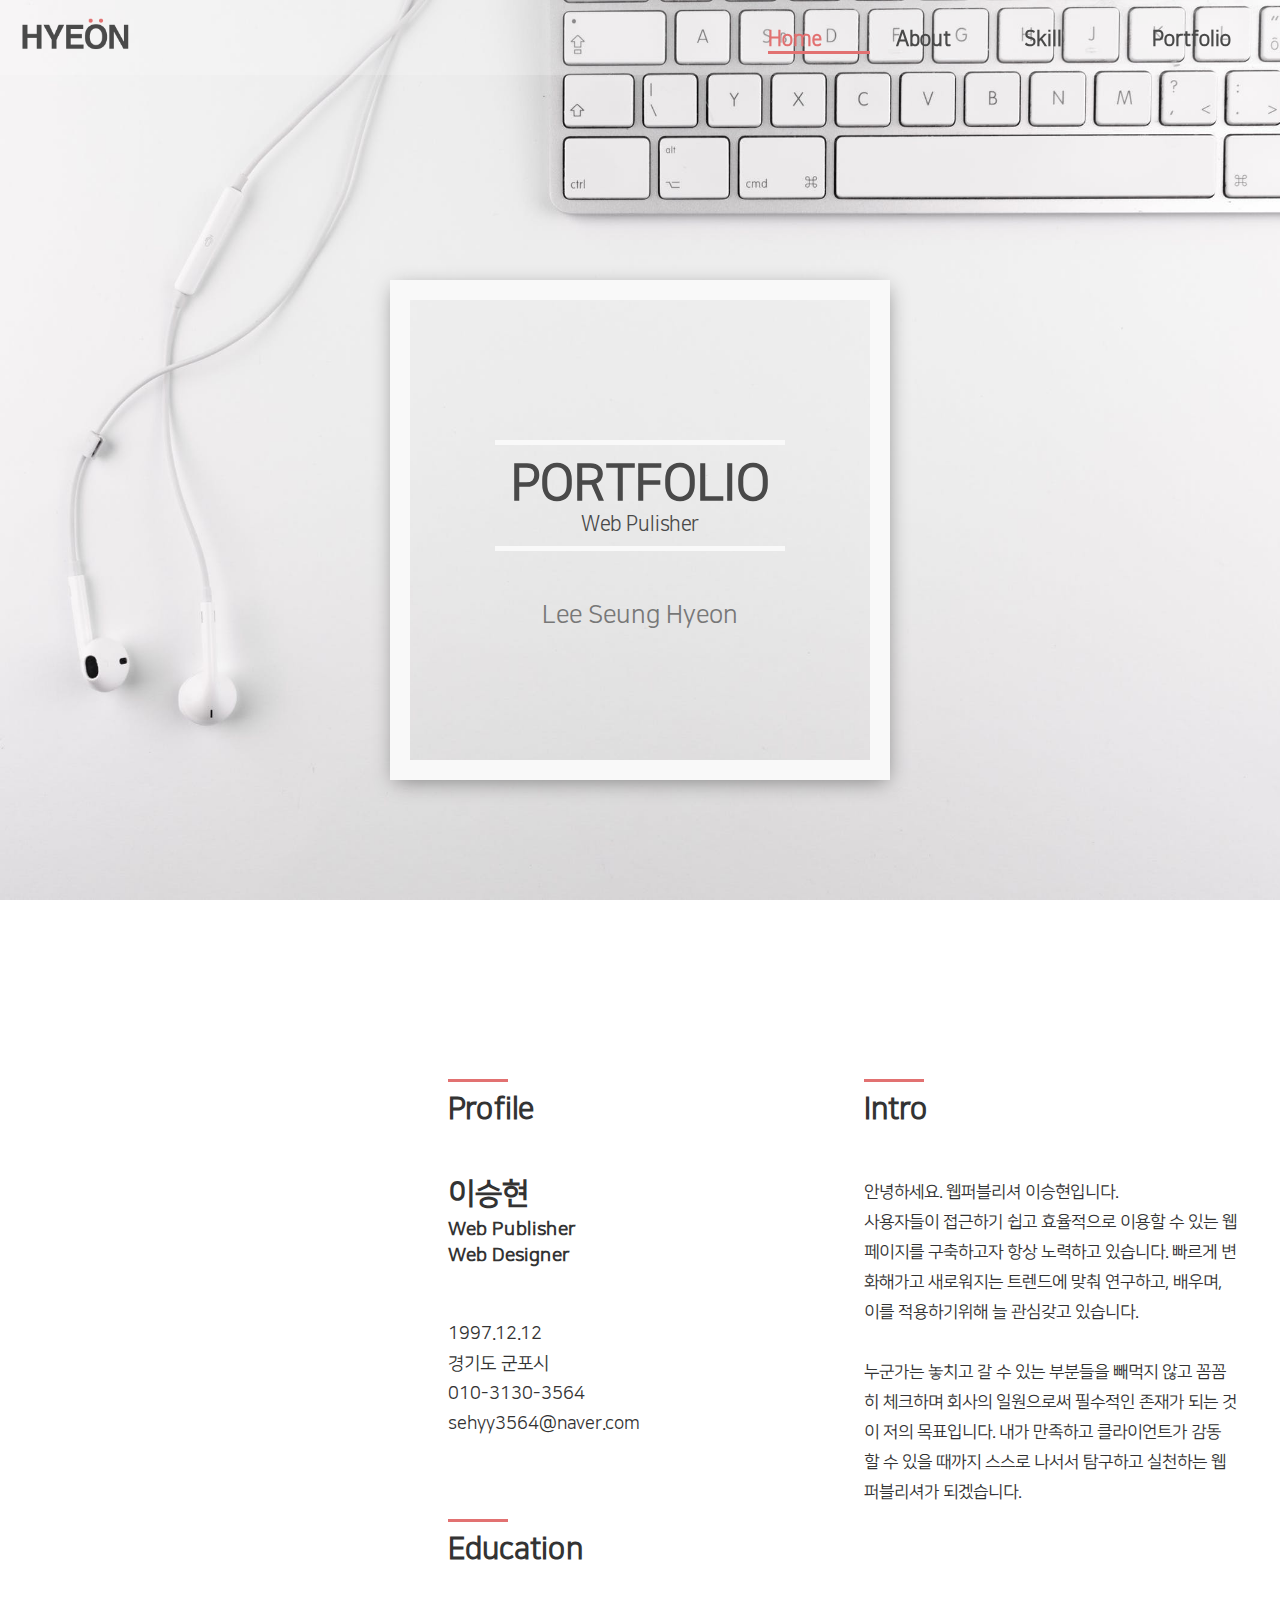
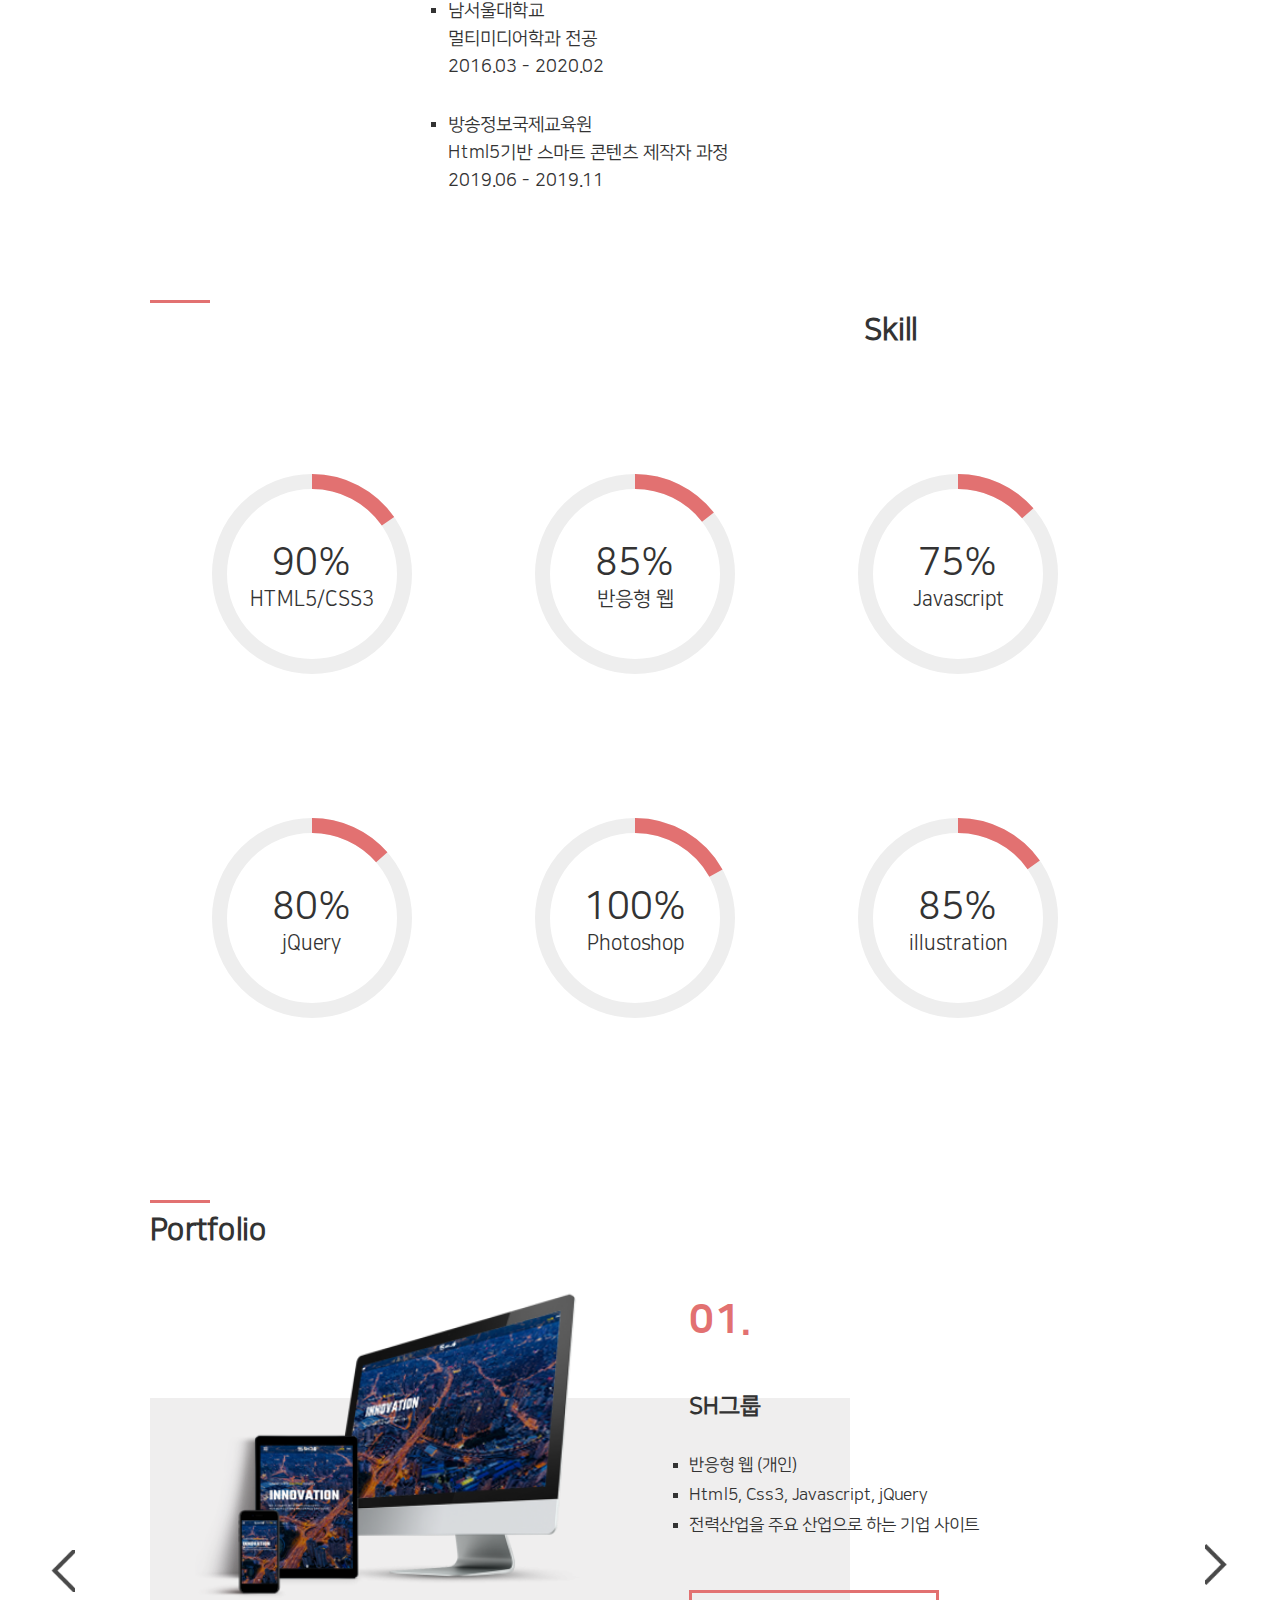
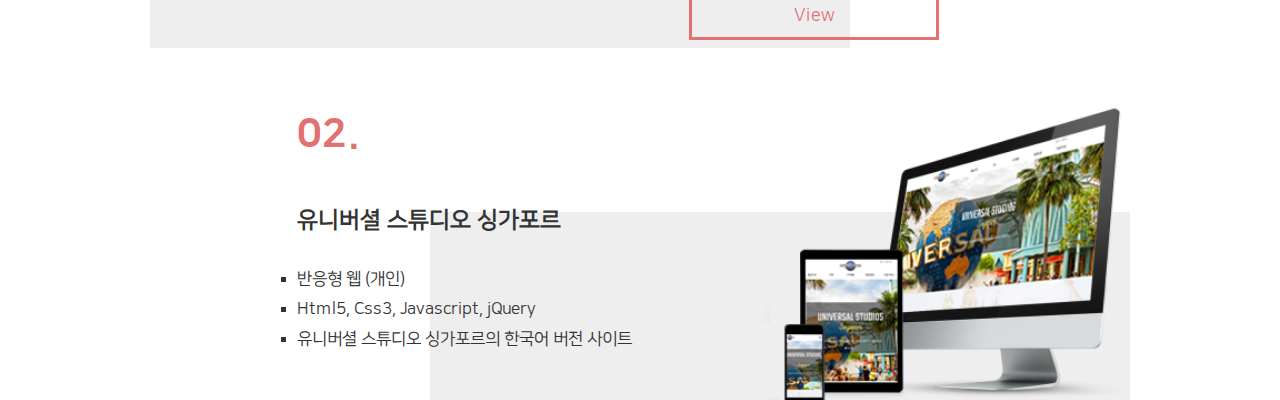
<file: index.html>
<!DOCTYPE html>
<html lang="ko">
<head>
    <meta charset="UTF-8">
    <title>이승현 포트폴리오</title>
    <meta name="viewport" content="width=device-width, initial-scale=1.0">
    <link rel="stylesheet" href="css/index.css">
    <link rel="stylesheet" href="css/animate.css">
    <script src="js/prefixfree.min.js"></script>
    <script src="js/jquery-3.4.1.min.js"></script>
    <script src="js/wow.min.js"></script>
    <script>
        new WOW(). init();
    </script>
    
       
       
       <script>
        $(function($){
            
            $(".skill>#skill_box>#progress").load("progresscircle.html");
            
            
           $(".box").each(function(){
              $(this).on("mousewheel",function(e){
                  e.preventDefault();
                  
                  var delta=0;
                  
                  delta=e.originalEvent.wheelDelta/120;
                  var moveTop=null;
                  if(delta < 0){
                      if($(this).next() != undefined){
                          new WOW(). init();
                          try{
                              moveTop=$(this).next().offset().top;
                          }catch(e){}
                      }
                  }else {
                      if($(this).prev() != undefined) {
                          new WOW(). init();
                           try{
                              moveTop=$(this).prev().offset().top;
                          }catch(e){}
                      }
                  }
                  $("html,body").stop().animate({"scrollTop":moveTop+"px"},800);
                  
              }); 
           }); 
            
             $("header > h1").click(function(){
                    $("html,body").stop().animate({"scrollTop":"0"},800);
                    $("header>ul>li").removeClass("on");
                });
            
            $(window).scroll(function(){
               var scroll = $(window).scrollTop();
                if(scroll>10) {
                    $("header").css({"background":"rgba(0,0,0,0.2)","color":"#f9f9f9"});
                } else {
                    $("header").css({"background":"rgba(255,255,255,0.2)","color":"#494949"});
                }
           
            
                var ht= $(window).height();

                var scroll = $(window).scrollTop();
                
                for(var i=0; i<5; i++){
                    if(scroll >=ht*(i) && scroll < ht*(i+1)){
                        $("header>ul>li").removeClass();
                        $("header>ul>li").eq(i).addClass("on");
                    };
                }    
                
                
                var s_top = $(".skill").offset().top;
        
                if (scroll == s_top){
                    $(".skill>#skill_box>#progress").load("progresscircle.html");         
                }
               
                
            });
            
            
            
            $("header>ul>li").click(function(event){
                event.preventDefault();
                $("header>ul>li").removeClass("on");
                var i = $(this).index();
                $("header>ul>li").eq(i).addClass("on");
                $("html,body").animate({scrollTop:$($(this).attr("data-target")).offset().top},800);
                
            });
            
            
            $("#port_box > .pf2").hide();
            $(".portfolio > img:nth-child(3)").click(function(){
                $("#port_box > .pf1").hide();
                $("#port_box > .pf2").fadeIn(1000);
            });
            $(".portfolio > img:nth-child(2)").click(function(){
                $("#port_box > .pf2").hide();
                $("#port_box > .pf1").fadeIn(1000);
            });
                        
            
        });
    </script>
        
    
    
</head>
<body>
  
   
    <header>
     
      <h1>
         <a href="#"><img src="images/myLogo.png" alt="이승현로고"></a> 
      </h1>
      <ul>
         <li class="on" data-target=".home"><a href="#">Home</a></li>
          <li data-target=".about"><a href="#">About</a></li>
          <li data-target=".skill"><a href="#">Skill</a></li>
          <li data-target=".portfolio"><a href="#">Portfolio</a></li>
      </ul>
    </header>
    
    <figure class="home box">
        <div class="title_box">
                <h2 class="wow fadeInLeft">PORTFOLIO</h2>
                <span class="wow fadeInRight">Web Pulisher</span>
            <p>Lee Seung Hyeon</p>
        </div>
    </figure>
    
    <article class="about box">
        <div class="myImg wow fadeInUp" data-wow-duration="1s">
            <img src="images/myImg.jpg" alt="이승현사진">
        </div>
        <div class="myInfo wow fadeInUp" data-wow-duration="1.5s">
           <h3>Profile</h3>
            <strong>이승현</strong>
            <ul class="job">
                <li>Web Publisher</li>
                <li>Web Designer</li>
            </ul>
            <ul class="profile">
                <li>1997.12.12</li>
                <li>경기도 군포시</li>
                <li>010-3130-3564</li>
                <li>sehyy3564@naver.com</li>
            </ul>
            
            
            <h3 class="edu_h3">Education</h3>
            <ul class="edu">
                <li>남서울대학교</li>
                <li>멀티미디어학과 전공</li>
                <li>2016.03 - 2020.02</li>
            </ul>
            <ul class="edu">
                <li>방송정보국제교육원</li>
                <li>Html5기반 스마트 콘텐츠 제작자 과정</li>
                <li>2019.06 - 2019.11</li>
            </ul>
        </div>
        <div class="myIntro wow fadeInUp" data-wow-duration="2s">
            <h3>Intro</h3>
            <p>
                안녕하세요. 웹퍼블리셔 이승현입니다.<br>
                사용자들이 접근하기 쉽고 효율적으로 이용할 수 있는
                웹페이지를 구축하고자 항상 노력하고 있습니다.
                빠르게 변화해가고 새로워지는 트렌드에 맞춰 연구하고, 배우며,
                이를 적용하기위해 늘 관심갖고 있습니다.
            </p>
            <p class="hide">
                누군가는 놓치고 갈 수 있는 부분들을 빼먹지 않고 꼼꼼히 체크하며 
                회사의 일원으로써 필수적인 존재가 되는 것이 저의 목표입니다.
                내가 만족하고 클라이언트가 감동 할 수 있을 때까지 스스로
                나서서 탐구하고 실천하는 웹퍼블리셔가 되겠습니다.
            </p>
        </div>
    </article>
    
    
    <article class="skill box">
        <div id="skill_box">
            <h4>Skill</h4>
            <div id="progress">
                
            </div>
        </div>
    </article>
    
    
    <article class="portfolio box">
        <div id="port_box">
           <h5>Portfolio</h5>
            <div class="pf1">
                <div class="pf1-1">
                    <div class="comImg">
                        <img src="images/SHgroup.png" alt="SH그룹">
                    </div>
                    <div class="comTxt">
                        <p>01.</p>
                        <span>SH그룹</span>
                        <ul>
                            <li>반응형 웹 (개인)</li>
                             <li>Html5, Css3, Javascript, jQuery</li>
                             <li>전력산업을 주요 산업으로 하는 기업 사이트</li>
                        </ul>
                        <a href="https://shlee3564.github.io/SHgroup" target="_blank">View</a>
                    </div>
                </div>
                <div class="pf1-2">
                    <div class="comImg">
                        <img src="images/universal.png" alt="유니버셜스튜디오싱가포르">
                    </div>
                    <div class="comTxt">
                        <p>02.</p>
                        <span>유니버셜 스튜디오 싱가포르</span>
                        <ul>
                            <li>반응형 웹 (개인)</li>
                             <li>Html5, Css3, Javascript, jQuery</li>
                             <li>유니버셜 스튜디오 싱가포르의 한국어 버전 사이트</li>
                        </ul>
                        <a href="https://shlee3564.github.io/universal" target="_blank">View</a>
                    </div>
                </div>
            </div>
            
            
            <div class="pf2">
                <div class="pf2-1">
                    <div class="comImg">
                        <img src="images/ritz.png" alt="더리츠호텔">
                    </div>
                    <div class="comTxt">
                        <p>03.</p>
                        <span>더 리츠 호텔</span>
                        <ul>
                            <li>반응형 웹 (팀)</li>
                             <li>Html5, Css3, Javascript, jQuery</li>
                             <li>가상의 호텔을 만들어 그 호텔을 소개하는 사이트</li>
                        </ul>
                        <a href="https://shlee3564.github.io/ritz" target="_blank">View</a>
                    </div>
                </div>
                <div class="pf2-2">
                    <div class="comImg">
                        <img src="images/miseen.png" alt="미쟝센">
                    </div>
                    <div class="comTxt">
                        <p>04.</p>
                        <span>미쟝센</span>
                        <ul>
                            <li>pc,모바일 페이지(개인)</li>
                             <li>Html5, Css3, Javascript, jQuery</li>
                             <li>헤어 화장품 미쟝센 리뉴얼 사이트</li>
                        </ul>
                        <a href="https://shlee3564.github.io/miseen" target="_blank">View</a>
                    </div>
                </div>
            </div>
        </div>
        <img src="images/left.png" alt="이전페이지">
        <img src="images/right.png" alt="다음페이지">
    </article>
    
                               
         
    

</body>
</html>
</file>
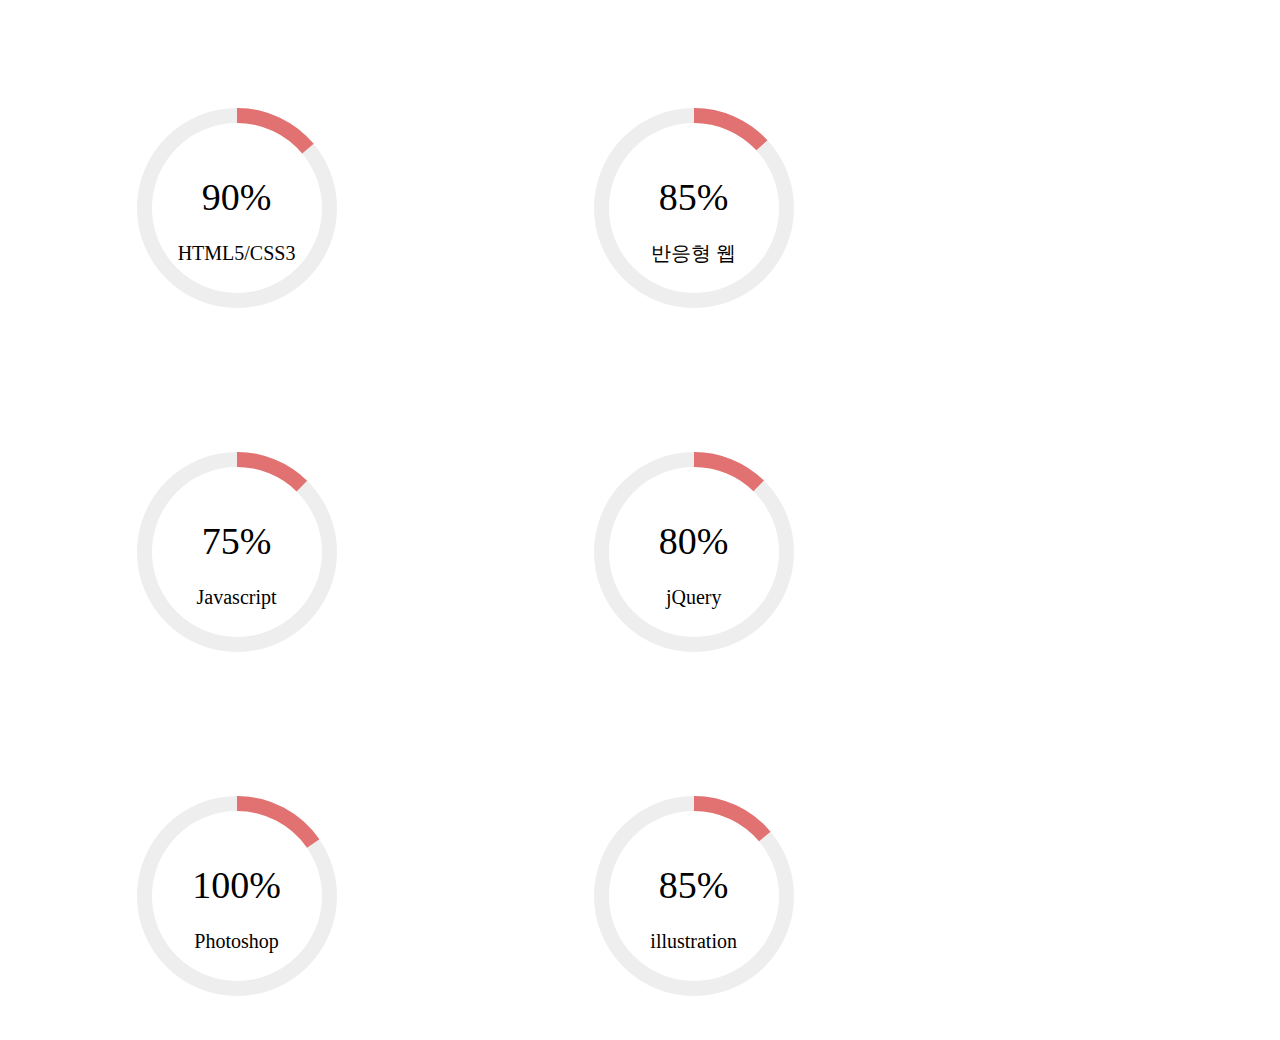
<file: progresscircle.html>
<!doctype html>
<html>
<head>
<meta charset="utf-8">
<meta http-equiv="X-UA-Compatible" content="IE=edge,chrome=1">
<meta name="viewport" content="width=device-width, initial-scale=1">
<title>Animated SVG Progress Circle Demos</title>
<!--	<link rel="stylesheet" href="progresscircle.css">-->
<script src="js/jquery-3.4.1.min.js"></script>
<script src="js/jquery.easypiechart.js"></script>
<style>
    .circlechart {
        float: left;
        padding: 20px;
    }
</style>

<!--    skill 파이를 만드는 스크립트-->
<script src="js/jquery.easypiechart.js"></script>
<script>
    $(function(){    
        $(".chart").easyPieChart({
            size:200,
            barColor:'#e27171',
            trackColor:'#eee',
            scaleColor: false,
            lineWidth:15,
            lineCap:'circle',
            animate:2500
        }); 
    });          
</script>
<style>
/*    body {width:100%; height:100%;}*/
    .chart {position:relative; width:33%; margin-bottom: 100px;}
     canvas {position: relative; top: 20vh;left: 50%;transform: translate(-50%, -50%);}
    .chart .percent {position: absolute;top: 21vh;left: 50%;transform: translate(-50%, -50%); font-size:38px;}
    .chart p {position: absolute;top: 25vh;left: 50%; transform: translate(-50%, -50%); font-size:20px; }
</style>
</head>
<body>
	<div id="demo">
	    <div class="circlechart chart" data-percent="90"><span class="percent">90%</span><p>HTML5/CSS3</p></div>
        <div class="circlechart chart" data-percent="85"><span class="percent">85%</span><p>반응형 웹</p></div>
        <div class="circlechart chart" data-percent="80"><span class="percent">75%</span><p>Javascript</p></div>
	</div>
	<div id="demo2">
        <div class="circlechart chart" data-percent="80"><span class="percent">80%</span><p>jQuery</p></div>
        <div class="circlechart ex1 chart" data-percent="100"><span class="percent">100%</span><p>Photoshop</p></div>
        <div class="circlechart ex1 chart" data-percent="90"><span class="percent">85%</span><p>illustration</p></div>
	</div>
</body>
</html>
</file>
<file: css/index.css>
@charset "utf-8";
@import url(reset.css);
@font-face {
    font-family: 'NanumSquare';
    src: local('font/NanumSquare'),
        url('../font/NanumSquareR.ttf'),
        url('../font/NanumSquareR.eot'),
        url('../font/NanumSquareR.woff');
}
@font-face {
    font-family: 'NanumSquareL';
    src: url('../font/NanumSquareL.ttf'),
        url('../font/NanumSquareL.eot'),
        url('../font/NanumSquareL.woff');
}
@font-face {
    font-family: 'NanumSquareB';
    src: url('../font/NanumSquareB.ttf'),
        url('../font/NanumSquareB.eot'),
        url('../font/NanumSquareB.woff');
}
@font-face {
    font-family: 'NanumSquareEB';
    src: url('../font/NanumSquareEB.ttf'),
        url('../font/NanumSquareEB.eot'),
        url('../font/NanumSquareEB.woff');
}
html,body {
    font-family: 'NanumSquare';
    width: 100%;
    height: 100vh;
    font-size: 16px;
}

header {
    position: fixed;
    width: 100%;
    height: 75px;
    background: rgba(255,255,255,0.2);
    color: #494949;
    z-index: 999;
}
header > h1 {
    width: 130px;
    margin-left: 10PX;
    margin-top: 5px;
    float: left;
}
header > h1 > a {
    display: block;
}
header > ul {
    width: 30%;
    margin-top: 28px;
    float: right;
}
header > ul:after {
    content: '';
    display: block;
    clear: both;
}
header > ul > li {
    float: left;
    width: 25%;
    font-weight: bold;
    position: relative;
    font-size: 20px;
}
header > ul > li:hover {
    color: #e27171;
    transition: all 0.5s;
}
header > ul > li:after {
    content: '';
    display: block;
    width: 0;
    border-bottom: 3px solid #e27171;
    transition: all 0.5s;
}
header > ul > li:hover:after {
    width: 80%;
}

.on {
    color: #e27171;
}
.on:after {
    width: 80%;
}



figure {
    width: 100%;
    height: 100vh;
    position: relative;
    background: url(../images/figure_bg.jpeg) no-repeat;
    background-size: cover;
    background-attachment: fixed;
    padding: 280px 0;
    overflow: hidden;
}

figure > .title_box {
    margin: 0 auto;
    width: 500px;
    height: 500px;
    border: 20px solid #f9f9f9;
    text-align: center;
    color: #494949;
    padding: 140px 0;
    box-shadow: 1px 5px 20px -4px gray;
}


figure > .title_box > h2 {
    font-size: 50px;
    position: relative;
    width: 290px;
    margin: 0 auto;
    text-align: center;
    border-top: 5px solid #f9f9f9;
    padding-top: 10px;
}
figure > .title_box > span {
    font-size: 20px;
    display: inline-block;
    width: 290px;
    margin: 0 auto;
    text-align: center;
    border-bottom: 5px solid #f9f9f9;
    padding-bottom: 10px;
}
figure > .title_box > p {
    margin-top: 50px;
    font-size: 25px;
    color: #777;
}


.about {
    width: 100%;
    height: 100vh;
    position: relative;
    background-color: #fff;
}
.about:after {
    content: '';
    display: block;
    clear: both;
}
.about > .myImg {
    width: 35%;
    float: left;
    text-align: center;
    margin: 19% 0;
    position: relative;
}
.about > .myImg:after {
    position: absolute;
    top: -70px;
    left: 130px;
    content: '';
    width: 280px;
    height: 330px;
    background: #efeeee;
}
.about > .myImg > img {
    width: 260px;
    position: relative;
    z-index: 10;
    border: 1px solid #efeeee;
}
.about > .myInfo {
    width: 32.5%;
    float: left;
    padding: 14% 0;
    position: relative;
}
.about h3:before {
    content: '';
    display: block;
    width: 60px;
    height: 3px;
    background: #e27171;
    margin-bottom: 10px;
}
.about h3 {
    font-size: 30px;
}

.about > .myInfo > strong {
    display: block;
    font-size: 30px;
    margin-top: 50px;
}
.about > .myInfo > .job {
    margin-top: 5px;
    margin-bottom: 50px;
}
.about > .myInfo > .job > li {
    width: 200px;
    font-weight: bold;
    font-size: 19px;
    line-height: 26px;
}

.about > .myInfo > .profile {
    position: relative;
    margin-bottom: 80px;
}
.about > .myInfo > .profile > li {
    line-height: 30px;
    font-size: 18px;
}
.about > .myInfo > .edu {
    margin-top: 30px;
    margin-right: 60px;
    float: left;
}
.about > .myInfo > .edu:after {
    content: '';
    display: block;
    clear: both;
}
.about > .myInfo > .edu > li {
    font-size: 18px;
    line-height: 28px;
}
.about > .myInfo > .edu > li:nth-child(1) {
    list-style-type: square;
}


.about > .myIntro {
    width: 32.5%;
    float: left;
    padding: 14% 0;
    position: relative;
}
.about > .myIntro > p {
    font-size: 17px;
    width: 70%;
    margin-top: 50px;
    line-height: 30px;
}
.about > .myIntro > .hide {
    margin-top: 30px;
}


.skill {
    width: 100%;
    height: 100vh;
    position: relative;
    background: url(../images/skill_bg.jpg) no-repeat;
    background-size: cover;
    background-attachment: fixed;
}
.skill > #skill_box {
    width: 100%;
    padding: 100px 150px 0 150px;
}
#skill_box > h4:before {
    content: '';
    display: block;
    width: 60px;
    height: 3px;
    background: #e27171;
    margin-bottom: 10px;
}
#skill_box > h4 {
    font-size: 30px;
}



.portfolio {
    width: 100%;
    height: 100vh;
    position: relative;
    background-color: #fff;
    overflow: hidden;
}
.portfolio > img:nth-child(2) {
    position: absolute;
    width: 25px;
    top: 50%;
    left: 50px;
    cursor: pointer;
}
.portfolio > img:nth-child(3) {
    position: absolute;
    width: 25px;
    top: 49.3%;
    right: 50px;
    cursor: pointer;
}
.portfolio > #port_box {
    width: 100%;
    padding: 100px 150px;
}
#port_box > h5:before {
    content: '';
    display: block;
    width: 60px;
    height: 3px;
    background: #e27171;
    margin-bottom: 10px;
}
#port_box > h5 {
    font-size: 30px;
}


#port_box > .pf1 {
    width: 100%;
    position: relative;
}
#port_box > .pf1 > .pf1-1:after {
    content: '';
    display: block;
    clear: both;
}
#port_box > .pf1 > .pf1-1 {
    width: 100%;
    position: relative;
    margin-bottom: 10px;
}
#port_box > .pf1 > .pf1-1 > .comImg {
    width: 50%;
    float: left;
    text-align: center;
}
#port_box > .pf1 > .pf1-1 > .comImg:after {
    position: absolute;
    top: 150px;
    left: 0px;
    content: '';
    width: 700px;
    height: 250px;
    background: #efeeee;
}
#port_box > .pf1 > .pf1-1 > .comImg > img {
    width: 400px;
    position: relative;
    z-index: 10;
}

#port_box > .pf1 > .pf1-1 > .comTxt {
    float: right;
    width: 45%;
    margin-top: 50px;
}
#port_box > .pf1 > .pf1-1 > .comTxt > p {
    font-family: "NanumSquareEB";
    font-size: 40px;
    color: #e27171;
}
#port_box > .pf1 > .pf1-1 > .comTxt > span {
    font-weight: bold;
    font-size: 23px;
    margin: 50px 0 30px 0;
    display: block;
    position: relative;
    z-index: 30;
}
#port_box > .pf1 > .pf1-1 > .comTxt > ul {
    width: 100%;
    position: relative;
}
#port_box > .pf1 > .pf1-1 > .comTxt > ul > li {
    list-style: square;
    line-height: 30px;
    font-size: 17px;
}
#port_box > .pf1 > .pf1-1 > .comTxt > a {
    display: block;
    border: 3px solid #e27171;
    width: 250px;
    height: 50px;
    line-height: 47px;
    text-align: center;
    font-size: 18px;
    color: #e27171;
    margin: 50px 0 0 0;
    position: relative;
    z-index: 30;
}



#port_box > .pf1 > .pf1-2 {
    width: 100%;
    position: relative;
}
#port_box > .pf1 > .pf1-2:after {
    content: '';
    display: block;
    clear: both;
}
#port_box > .pf1 > .pf1-2 > .comImg {
    width: 50%;
    float: right;
    position: relative;
    text-align: center;
}
#port_box > .pf1 > .pf1-2 > .comImg:after {
    position: absolute;
    top: 150px;
    right: 0px;
    content: '';
    width: 700px;
    height: 250px;
    background: #efeeee;
}
#port_box > .pf1 > .pf1-2 > .comImg > img {
    width: 400px;
    position: relative;
    z-index: 10;
    float: left;
    margin-left: 100px;
}

#port_box > .pf1 > .pf1-2 > .comTxt {
    float: right;
    width: 35%;
    margin-top: 50px;
}
#port_box > .pf1 > .pf1-2 > .comTxt > p {
    font-family: "NanumSquareEB";
    font-size: 40px;
    color: #e27171;
}
#port_box > .pf1 > .pf1-2 > .comTxt > span {
    font-weight: bold;
    font-size: 23px;
    margin: 50px 0 30px 0;
    display: block;
    position: relative;
    z-index: 30;
}
#port_box > .pf1 > .pf1-2 > .comTxt > ul {
    width: 100%;
    position: relative;
}
#port_box > .pf1 > .pf1-2 > .comTxt > ul > li {
    list-style: square;
    line-height: 30px;
    font-size: 17px;
}
#port_box > .pf1 > .pf1-2 > .comTxt > a {
    display: block;
    border: 3px solid #e27171;
    width: 250px;
    height: 50px;
    line-height: 47px;
    text-align: center;
    font-size: 18px;
    color: #e27171;
    margin: 50px 0 0 0;
    position: relative;
    z-index: 30;
}



#port_box > .pf2 {
    width: 100%;
    position: relative;
}
#port_box > .pf2 > .pf2-1:after {
    content: '';
    display: block;
    clear: both;
}
#port_box > .pf2 > .pf2-1 {
    width: 100%;
    position: relative;
    margin-bottom: 10px;
}
#port_box > .pf2 > .pf2-1 > .comImg {
    width: 50%;
    float: left;
    text-align: center;
}
#port_box > .pf2 > .pf2-1 > .comImg:after {
    position: absolute;
    top: 150px;
    left: 0px;
    content: '';
    width: 700px;
    height: 250px;
    background: #efeeee;
}
#port_box > .pf2 > .pf2-1 > .comImg > img {
    width: 400px;
    position: relative;
    z-index: 10;
}

#port_box > .pf2 > .pf2-1 > .comTxt {
    float: right;
    width: 45%;
    margin-top: 50px;
}
#port_box > .pf2 > .pf2-1 > .comTxt > p {
    font-family: "NanumSquareEB";
    font-size: 40px;
    color: #e27171;
}
#port_box > .pf2 > .pf2-1 > .comTxt > span {
    font-weight: bold;
    font-size: 23px;
    margin: 50px 0 30px 0;
    display: block;
    position: relative;
    z-index: 30;
}
#port_box > .pf2 > .pf2-1 > .comTxt > ul {
    width: 100%;
    position: relative;
}
#port_box > .pf2 > .pf2-1 > .comTxt > ul > li {
    list-style: square;
    line-height: 30px;
    font-size: 17px;
}
#port_box > .pf2 > .pf2-1 > .comTxt > a {
    display: block;
    border: 3px solid #e27171;
    width: 250px;
    height: 50px;
    line-height: 47px;
    text-align: center;
    font-size: 18px;
    color: #e27171;
    margin: 50px 0 0 0;
    position: relative;
    z-index: 30;
}



#port_box > .pf2 > .pf2-2 {
    width: 100%;
    position: relative;
}
#port_box > .pf2 > .pf2-2:after {
    content: '';
    display: block;
    clear: both;
}
#port_box > .pf2 > .pf2-2 > .comImg {
    width: 50%;
    float: right;
    position: relative;
    text-align: center;
}
#port_box > .pf2 > .pf2-2 > .comImg:after {
    position: absolute;
    top: 150px;
    right: 0px;
    content: '';
    width: 700px;
    height: 250px;
    background: #efeeee;
}
#port_box > .pf2 > .pf2-2 > .comImg > img {
    width: 400px;
    position: relative;
    z-index: 10;
    float: left;
    margin-left: 100px;
}

#port_box > .pf2 > .pf2-2 > .comTxt {
    float: right;
    width: 35%;
    margin-top: 50px;
}
#port_box > .pf2 > .pf2-2 > .comTxt > p {
    font-family: "NanumSquareEB";
    font-size: 40px;
    color: #e27171;
}
#port_box > .pf2 > .pf2-2 > .comTxt > span {
    font-weight: bold;
    font-size: 23px;
    margin: 50px 0 30px 0;
    display: block;
    position: relative;
    z-index: 30;
}
#port_box > .pf2 > .pf2-2 > .comTxt > ul {
    width: 100%;
    position: relative;
}
#port_box > .pf2 > .pf2-2 > .comTxt > ul > li {
    list-style: square;
    line-height: 30px;
    font-size: 17px;
}
#port_box > .pf2 > .pf2-2 > .comTxt > a {
    display: block;
    border: 3px solid #e27171;
    width: 250px;
    height: 50px;
    line-height: 47px;
    text-align: center;
    font-size: 18px;
    color: #e27171;
    margin: 50px 0 0 0;
    position: relative;
    z-index: 30;
}




@media (min-width: 1025px) and (max-width: 1280px) {
    header > ul {
        width: 40%;
    }
    
    
    .about > .myImg {
        width: 35%;
        float: left;
        text-align: center;
        margin: 28% 0;
        position: relative;
    }
    .about > .myImg:after {
        position: absolute;
        top: -50px;
        left: 20px;
        content: '';
        width: 280px;
        height: 330px;
        background: #efeeee;
    }
    .about > .myIntro > p {
        font-size: 17px;
        width: 90%;
        margin-top: 50px;
        line-height: 30px;
    }



    
}

@media (min-width: 768px) and (max-width: 1024px) {
    header > ul {
        width: 50%;
    }
    
    figure {
        padding: 300px 0;
    }
    figure > .title_box {
        width: 450px;
        height: 450px;
        padding: 120px 0;
    }
    figure > .title_box > h2 {
        font-size: 45px;
    }
    
    .about {
        width: 100%;
        height: 100%;
        position: relative;
        background-color: #fff;
        padding: 50px 0;
    }
    .about > .myImg {
        width: 35%;
        float: left;
        text-align: center;
        margin: 38% 0;
        position: relative;
    }
    .about > .myImg:after {
        display: none;
    }
    .about > .myImg > img {
        width: 200px;
        position: relative;
        z-index: 10;
        border: 1px solid #efeeee;
    }
    
    
    .skill > #skill_box {
        width: 100%;
        padding: 100px 50px;
    }
    
    
    .portfolio > img:nth-child(2) {
        width: 25px;
        left: 20px;
    }
    .portfolio > img:nth-child(3) {
        width: 25px;
        right: 20px;
    }
    .portfolio > #port_box {
        width: 100%;
        padding: 100px 50px;
    }
    
    
    #port_box > .pf1 > .pf1-1 > .comImg:after {
        display: none;
    }
    #port_box > .pf1 > .pf1-2 > .comImg:after {
        display: none;
    }
    #port_box > .pf2 > .pf2-1 > .comImg:after {
        display: none;
    }
    #port_box > .pf2 > .pf2-2 > .comImg:after {
        display: none;
    }
    
    #port_box > .pf1 > .pf1-1 > .comTxt > a {
        margin: 30px 0 0 0;
    }
    #port_box > .pf1 > .pf1-2 > .comTxt > a {
        margin: 30px 0 0 0;
    }
    #port_box > .pf2 > .pf2-1 > .comTxt > a {
        margin: 30px 0 0 0;
    }
    #port_box > .pf2 > .pf2-2 > .comTxt > a {
        margin: 30px 0 0 0;
    }
    
    #port_box > .pf1 > .pf1-2 > .comImg > img {
        margin-left: 0px;
    }
    #port_box > .pf2 > .pf2-2 > .comImg > img {
        margin-left: 0px;
    }

}

@media (min-width: 481px) and (max-width: 767px) {
    header > h1 {
        width: 130px;
        margin: 5px auto;
        float: none;
    }
    header > ul {
        display: none;
    }
    
    figure {
        padding: 300px 0;
    }
    figure > .title_box {
        width: 400px;
        height: 400px;
        padding: 105px 0;
    }
    figure > .title_box > h2 {
        width: 250px;
        font-size: 40px;
    }
    figure > .title_box > span {
        width: 250px;
    }
    
    .about {
        width: 100%;
        height: 100%;
        position: relative;
        background-color: #fff;
        margin: 0 auto;
    }
    .about > .myImg {
        width: 50%;
        float: left;
        text-align: center;
        margin: 0;
        position: relative;
    }
    .about > .myImg:after {
        display: none;
    }
    .about > .myImg > img {
        width: 180px;
        margin: 180px 0 50px 0;
        position: relative;
        z-index: 10;
        border: 1px solid #efeeee;
    }
    .about > .myInfo {
        width: 50%;
        float: right;
        padding: 130px 0 0 0;
        position: relative;
    }
    .about h3:before {
        content: '';
        display: block;
        width: 50px;
        height: 3px;
        background: #e27171;
        margin-bottom: 10px;
    }
    .about h3 {
        font-size: 27px;
    }

    .about > .myInfo > strong {
        display: block;
        font-size: 28px;
        margin-top: 50px;
    }
    .about > .myInfo > .job {
        float: left;
        margin-top: 5px;
        margin-bottom: 50px;
    }
    .about > .myInfo > .job > li {
        font-weight: bold;
        font-size: 18px;
        line-height: 26px;
    }

    .about > .myInfo > .profile {
        width: 60%;
        position: relative;
        margin-bottom: 50px;
    }
    .about > .myInfo > .profile > li {
        line-height: 30px;
        font-size: 17px;
    }
    
    .about > .myInfo > .edu_h3 {
        display: none;
    }
    .about > .myInfo > .edu {
        display: none;
    }


    .about > .myIntro {
        width: 100%;
        float: left;
        padding: 0 10%;
        position: relative;
    }
    .about > .myIntro > p {
        font-size: 16px;
        width: 100%;
        margin-top: 50px;
        line-height: 30px;
    }
    
    
    .skill > #skill_box {
        width: 100%;
        padding: 100px 50px;
    }
    #skill_box > h4:before {
        width: 50px;
    }
    #skill_box > h4 {
        font-size: 27px;
    }

    
    
    .portfolio > img:nth-child(2) {
        width: 20px;
        left: 20px;
    }
    .portfolio > img:nth-child(3) {
        width: 20px;
        right: 20px;
    }
    .portfolio > #port_box {
        width: 100%;
        padding: 100px 50px;
    }
    #port_box > h5:before {
        width: 50px;
    }
    #port_box > h5 {
        font-size: 27px;
    }
    
    
    #port_box > .pf1 > .pf1-1 > .comImg:after {
        display: none;
    }
    #port_box > .pf1 > .pf1-2 > .comImg:after {
        display: none;
    }
    #port_box > .pf2 > .pf2-1 > .comImg:after {
        display: none;
    }
    #port_box > .pf2 > .pf2-2 > .comImg:after {
        display: none;
    }    
    
    
    #port_box > .pf1 > .pf1-1 {
        width: 100%;
        position: relative;
        margin-bottom: 0;
    }
    #port_box > .pf1 > .pf1-1 > .comImg {
        width: 50%;
        float: left;
        text-align: center;
    }
    #port_box > .pf1 > .pf1-1 > .comImg > img {
        margin-top: 50px;
    }

    #port_box > .pf1 > .pf1-1 > .comTxt > p {
        font-size: 38px;
    }
    #port_box > .pf1 > .pf1-1 > .comTxt > ul > li {
        font-size: 16px;
    }
    #port_box > .pf1 > .pf1-1 > .comTxt > a {
        width: 90%;
        height: 45px;
        line-height: 42px;
        font-size: 17px;
        margin: 30px 0 0 0;
    }
    

    #port_box > .pf1 > .pf1-2 > .comTxt {
        float: right;
        width: 45%;
        margin-top: 50px;
    }
    #port_box > .pf1 > .pf1-2 > .comImg > img {
        margin-left: 0px;
        margin-top: 50px;
    }
    #port_box > .pf1 > .pf1-2 > .comTxt > p {
        font-size: 38px;
    }
    #port_box > .pf1 > .pf1-2 > .comTxt > ul > li {
        font-size: 16px;
    }
    #port_box > .pf1 > .pf1-2 > .comTxt > a {
        width: 90%;
        height: 45px;
        line-height: 42px;
        font-size: 17px;
        margin: 30px 0 0 0;
    }
    
    #port_box > .pf2 > .pf2-1 {
        width: 100%;
        position: relative;
        margin-bottom: 0;
    }
    #port_box > .pf2 > .pf2-1 > .comImg {
        width: 50%;
        float: left;
        text-align: center;
    }
    #port_box > .pf2 > .pf2-1 > .comImg > img {
        margin-top: 50px;
    }

    #port_box > .pf2 > .pf2-1 > .comTxt > p {
        font-size: 38px;
    }
    #port_box > .pf2 > .pf2-1 > .comTxt > ul > li {
        font-size: 16px;
    }
    #port_box > .pf2 > .pf2-1 > .comTxt > a {
        width: 90%;
        height: 45px;
        line-height: 42px;
        font-size: 17px;
        margin: 30px 0 0 0;
    }
    

    #port_box > .pf2 > .pf2-2 > .comTxt {
        float: right;
        width: 45%;
        margin-top: 50px;
    }
    #port_box > .pf2 > .pf2-2 > .comImg > img {
        margin-left: 0px;
        margin-top: 50px;
    }
    #port_box > .pf2 > .pf2-2 > .comTxt > p {
        font-size: 38px;
    }
    #port_box > .pf2 > .pf2-2 > .comTxt > ul > li {
        font-size: 16px;
    }
    #port_box > .pf2 > .pf2-2 > .comTxt > a {
        width: 90%;
        height: 45px;
        line-height: 42px;
        font-size: 17px;
        margin: 30px 0 0 0;
    }
    
    
    .circlechart{padding: 0 !important; width: 50% !important; margin-bottom: 50px !important;}
    canvas {top: 19vh !important; width: 180px !important; height: 180px !important;}
    .chart .percent {top: 18vh !important; font-size:36px !important;}
    .chart p {top: 22vh !important; font-size:18px !important; }
    


}


@media all and (max-width: 480px) {
    header {
        height: 60px;
    }
    header > h1 {
        width: 105px;
        margin: 3px auto;
        float: none;
    }
    header > ul {
        display: none;
    }
    
    
    figure {
        padding: 190px 0;
    }
    figure > .title_box {
        width: 300px;
        height: 300px;
        padding: 70px 0;
    }
    figure > .title_box > h2 {
        width: 210px;
        font-size: 35px;
    }
    figure > .title_box > span {
        width: 210px;
    }
    figure > .title_box > p {
        margin-top: 30px;
        font-size: 20px;
    }
        
    
    .about {
        width: 100%;
        height: 100%;
        position: relative;
        background-color: #fff;
        margin: 0 auto;
    }
    .about > .myImg {
        width: 50%;
        float: left;
        text-align: center;
        margin: 0;
        position: relative;
    }
    .about > .myImg:after {
        display: none;
    }
    .about > .myImg > img {
        width: 130px;
        margin: 130px 0 50px 0;
        position: relative;
        z-index: 10;
        border: 1px solid #efeeee;
    }
    .about > .myInfo {
        width: 50%;
        float: right;
        padding: 80px 0 0 0;
        position: relative;
    }
    .about h3:before {
        width: 40px;
        height: 3px;
        margin-bottom: 10px;
    }
    .about h3 {
        font-size: 21px;
    }

    .about > .myInfo > strong {
        display: block;
        font-size: 25px;
        margin-top: 30px;
    }
    .about > .myInfo > .job {
        width: 60%;
        float: left;
        margin-top: 5px;
        margin-bottom: 10px;
    }
    .about > .myInfo > .job > li {
        width: 60%;
        font-weight: bold;
        font-size: 16px;
        line-height: 26px;
    }

    .about > .myInfo > .profile {
        width: 60%;
        position: relative;
        margin-bottom: 0px;
    }
    .about > .myInfo > .profile > li {
        line-height: 25px;
        font-size: 15px;
    }
    
    .about > .myInfo > .edu_h3 {
        display: none;
    }
    .about > .myInfo > .edu {
        display: none;
    }


    .about > .myIntro {
        width: 100%;
        float: left;
        padding: 0 10%;
        position: relative;
    }
    .about > .myIntro > p {
        font-size: 15px;
        width: 100%;
        margin-top: 30px;
        line-height: 25px;
    }
    .about > .myIntro > .hide {
        display: none;
    }
    
    
    
    .skill > #skill_box {
        width: 100%;
        padding: 80px 20px;
    }
    #skill_box > h4:before {
        width: 40px;
    }
    #skill_box > h4 {
        font-size: 24px;
    }

    
    
    .portfolio > img:nth-child(2) {
        width: 15px;
        left: 10px;
    }
    .portfolio > img:nth-child(3) {
        width: 15px;
        right: 10px;
    }
    .portfolio > #port_box {
        width: 100%;
        padding: 80px 20px;
    }
    #port_box > h5:before {
        width: 40px;
    }
    #port_box > h5 {
        font-size: 24px;
    }
    
    
    #port_box > .pf1 > .pf1-1 > .comImg:after {
        display: none;
    }
    #port_box > .pf1 > .pf1-2 > .comImg:after {
        display: none;
    }
    #port_box > .pf2 > .pf2-1 > .comImg:after {
        display: none;
    }
    #port_box > .pf2 > .pf2-2 > .comImg:after {
        display: none;
    }    
    
    
    #port_box > .pf1 > .pf1-1 {
        width: 100%;
        position: relative;
        margin-bottom: 0;
    }
    #port_box > .pf1 > .pf1-1 > .comImg {
        width: 50%;
        float: left;
        text-align: center;
    }
    #port_box > .pf1 > .pf1-1 > .comImg > img {
        margin-top: 50px;
    }
    
    #port_box > .pf1 > .pf1-1 > .comTxt {
        margin-top: 0px;
    }
    #port_box > .pf1 > .pf1-1 > .comTxt > span {
        margin: 10px 0 10px 0;
        font-size: 19px;
    }
    #port_box > .pf1 > .pf1-1 > .comTxt > p {
        font-size: 30px;
    }
    #port_box > .pf1 > .pf1-1 > .comTxt > ul > li {
        font-size: 14px;
        line-height: 23px;
    }
    #port_box > .pf1 > .pf1-1 > .comTxt > a {
        width: 90%;
        height: 40px;
        line-height: 37px;
        font-size: 16px;
        margin: 10px 0 0 0;
    }
    

    #port_box > .pf1 > .pf1-2 > .comTxt {
        float: right;
        width: 45%;
        margin-top: 50px;
    }
    #port_box > .pf1 > .pf1-2 > .comImg > img {
        margin-left: 0px;
        margin-top: 50px;
    }
    #port_box > .pf1 > .pf1-2 > .comTxt {
        margin-top: 0px;
    }
    #port_box > .pf1 > .pf1-2 > .comTxt > span {
        margin: 10px 0 10px 0;
        font-size: 19px;
    }
    #port_box > .pf1 > .pf1-2 > .comTxt > p {
        font-size: 30px;
    }
    #port_box > .pf1 > .pf1-2 > .comTxt > ul > li {
        font-size: 14px;
        line-height: 23px;
    }
    #port_box > .pf1 > .pf1-2 > .comTxt > a {
        width: 90%;
        height: 40px;
        line-height: 37px;
        font-size: 16px;
        margin: 10px 0 0 0;
    }
    
    #port_box > .pf2 > .pf2-1 {
        width: 100%;
        position: relative;
        margin-bottom: 0;
    }
    #port_box > .pf2 > .pf2-1 > .comImg {
        width: 50%;
        float: left;
        text-align: center;
    }
    #port_box > .pf2 > .pf2-1 > .comImg > img {
        margin-top: 50px;
    }
    
    #port_box > .pf2 > .pf2-1 > .comTxt {
        margin-top: 0px;
    }
    #port_box > .pf2 > .pf2-1 > .comTxt > span {
        margin: 10px 0 10px 0;
        font-size: 19px;
    }
    #port_box > .pf2 > .pf2-1 > .comTxt > p {
        font-size: 30px;
    }
    #port_box > .pf2 > .pf2-1 > .comTxt > ul > li {
        font-size: 14px;
        line-height: 23px;
    }
    #port_box > .pf2 > .pf2-1 > .comTxt > a {
        width: 90%;
        height: 40px;
        line-height: 37px;
        font-size: 16px;
        margin: 10px 0 0 0;
    }
    

    #port_box > .pf2 > .pf2-2 > .comTxt {
        float: right;
        width: 45%;
        margin-top: 50px;
    }
    #port_box > .pf2 > .pf2-2 > .comImg > img {
        margin-left: 0px;
        margin-top: 50px;
    }
    
    #port_box > .pf2 > .pf2-2 > .comTxt {
        margin-top: 0px;
    }
    #port_box > .pf2 > .pf2-2 > .comTxt > span {
        margin: 10px 0 10px 0;
        font-size: 19px;
    }
    #port_box > .pf2 > .pf2-2 > .comTxt > p {
        font-size: 30px;
    }
    #port_box > .pf2 > .pf2-2 > .comTxt > ul > li {
        font-size: 14px;
        line-height: 23px;
    }
    #port_box > .pf2 > .pf2-2 > .comTxt > a {
        width: 90%;
        height: 40px;
        line-height: 37px;
        font-size: 16px;
        margin: 10px 0 0 0;
    }
    
    
    .circlechart{padding: 0 !important; width: 50% !important; margin-bottom: 3vh !important;}
    canvas {top: 15vh !important; width: 140px !important; height: 140px !important;}
    .chart .percent {top: 14vh !important; font-size:30px !important;}
    .chart p {top: 19vh !important; font-size:15px !important; }


}
</file>
<file: progresscircle.css>
/**
 * Inspiration for this project found at:
 * https://markus.oberlehner.net/blog/pure-css-animated-svg-circle-chart
 * 1. The `reverse` animation direction plays the animation backwards
 *    which makes it start at the stroke offset 100 which means displaying
 *    no stroke at all and animating it to the value defined in the SVG
 *    via the inline `stroke-dashoffset` attribute.
 * 2. Rotate by -90 degree to make the starting point of the
 *    stroke the top of the circle.
 * 3. Using CSS transforms on SVG elements is not supported by Internet Explorer
 *    and Edge, use the transform attribute directly on the SVG element as a
 * .  workaround.
 */
.circlechart{width: 33.33%; text-align: center;}

.circle-chart {
  width: 200px;
  height: 200px;
}

.circle-chart__circle {
  stroke: #00acc1;
  stroke-width: 2;
  stroke-linecap: square;
  fill: none;
  animation: circle-chart-fill 2s reverse; /* 1 */ 
  transform: rotate(-90deg); /* 2, 3 */
  transform-origin: center; /* 4 */
}

/**
 * 1. Rotate by -90 degree to make the starting point of the
 *    stroke the top of the circle.
 * 2. Scaling mirrors the circle to make the stroke move right
 *    to mark a positive chart value.
 * 3. Using CSS transforms on SVG elements is not supported by Internet Explorer
 *    and Edge, use the transform attribute directly on the SVG element as a
 * .  workaround.
 */

.circle-chart__circle--negative {
  transform: rotate(-90deg) scale(1,-1); /* 1, 2, 3 */
}

.circle-chart__background {
  stroke: #efefef;
  stroke-width: 2;
  fill: none; 
}

.circle-chart__info {
  animation: circle-chart-appear 2s forwards;
  opacity: 0;
  transform: translateY(0.3em);
}

.circle-chart__percent {
  alignment-baseline: central;
  text-anchor: middle;
  font-size: 8px;
}

.circle-chart__subline {
    alignment-baseline: central;
    text-anchor: middle;
    font-size: 3px;
}

.success-stroke {
  stroke: #e27171;
}
.warning-stroke {
  stroke: #ffbb33;
}

.danger-stroke {
  stroke: #ff4444;
}

@keyframes circle-chart-fill {
  to { stroke-dasharray: 0 100; }
}

@keyframes circle-chart-appear {
  to {
    opacity: 1;
    transform: translateY(0);
  }
}
#demo{width: 100%; margin: 100px auto;}
#demo2{width: 100%;}
</file>
